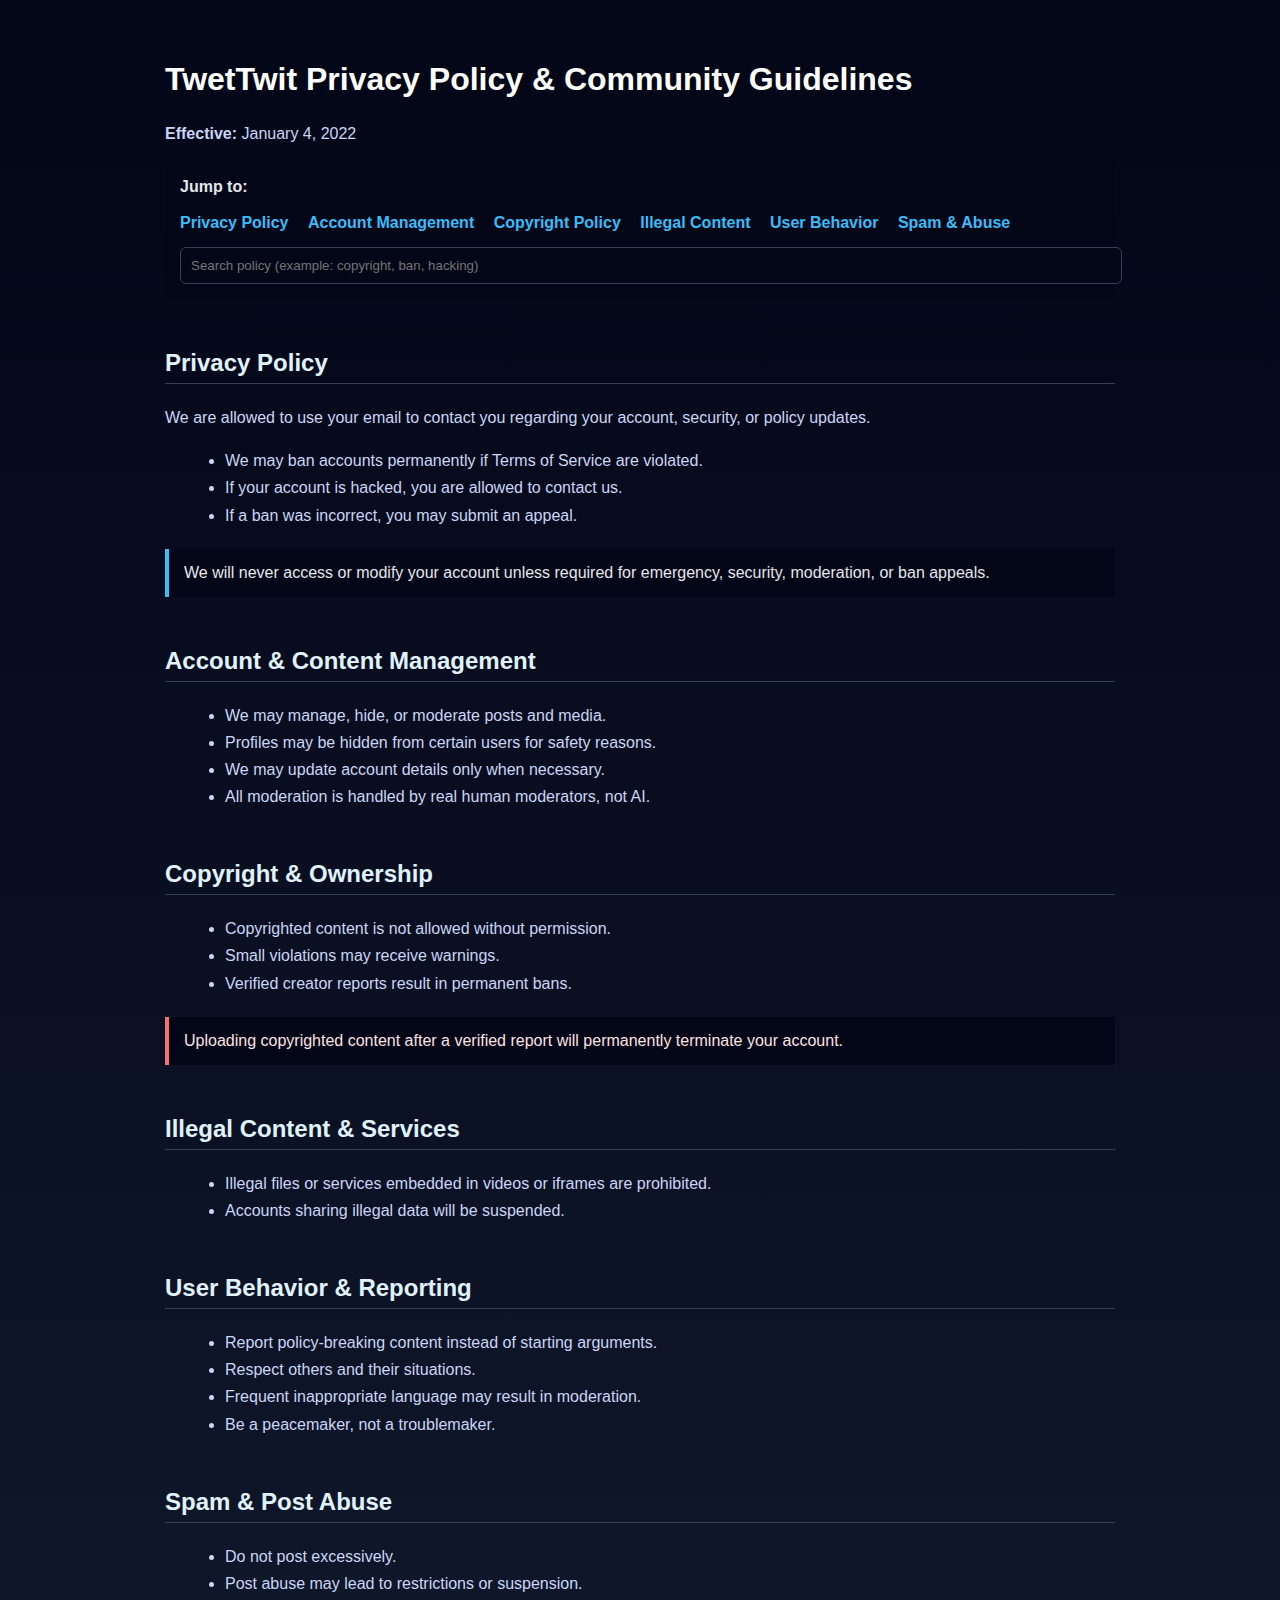
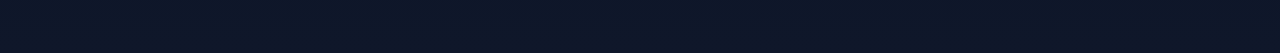
<file: PolicyAndService.html>
<!DOCTYPE html>
<html lang="en">
<head>
<meta charset="UTF-8">
<title>TwetTwit — Privacy Policy & Community Guidelines</title>
<meta name="viewport" content="width=device-width, initial-scale=1.0">

<style>
body {
  margin: 0;
  font-family: Arial, Helvetica, sans-serif;
  background: linear-gradient(180deg, #020617, #0f172a);
  color: #e5e7eb;
}

.container {
  max-width: 950px;
  margin: auto;
  padding: 40px 20px;
}

h1 {
  color: #fff;
}

h2 {
  margin-top: 50px;
  border-bottom: 1px solid #334155;
  padding-bottom: 6px;
  color: #e0f2fe;
}

h3 {
  margin-top: 30px;
  color: #bae6fd;
}

p, li {
  color: #cbd5f5;
  line-height: 1.7;
}

ul {
  margin-left: 20px;
}

.notice, .warning {
  background: #020617;
  padding: 15px;
  margin: 20px 0;
  border-left: 4px solid;
}

.notice { border-color: #38bdf8; }
.warning { border-color: #f87171; color: #fee2e2; }

.nav {
  background: #020617;
  padding: 15px;
  border-radius: 8px;
  margin-bottom: 30px;
}

.nav a {
  color: #38bdf8;
  text-decoration: none;
  margin-right: 15px;
  font-weight: bold;
}

.nav a:hover {
  text-decoration: underline;
}

.search-box {
  margin-top: 15px;
}

.search-box input {
  width: 100%;
  padding: 10px;
  background: #020617;
  border: 1px solid #334155;
  color: #fff;
  border-radius: 6px;
}

.highlight {
  background: #1e3a8a;
  padding: 2px 4px;
  border-radius: 4px;
}

footer {
  margin-top: 60px;
  text-align: center;
  font-size: 0.9rem;
  color: #94a3b8;
}
</style>
</head>

<body>
<div class="container">

<h1>TwetTwit Privacy Policy & Community Guidelines</h1>
<p><strong>Effective:</strong> January 4, 2022</p>

<!-- NAVIGATION -->
<div class="nav">
  <strong>Jump to:</strong><br><br>
  <a href="#privacy">Privacy Policy</a>
  <a href="#accounts">Account Management</a>
  <a href="#copyright">Copyright Policy</a>
  <a href="#illegal">Illegal Content</a>
  <a href="#behavior">User Behavior</a>
  <a href="#spam">Spam & Abuse</a>

  <div class="search-box">
    <input type="text" id="searchInput" placeholder="Search policy (example: copyright, ban, hacking)">
  </div>
</div>

<!-- PRIVACY -->
<h2 id="privacy">Privacy Policy</h2>
<p>
We are allowed to use your email to contact you regarding your account, security,
or policy updates.
</p>

<ul>
  <li>We may ban accounts permanently if Terms of Service are violated.</li>
  <li>If your account is hacked, you are allowed to contact us.</li>
  <li>If a ban was incorrect, you may submit an appeal.</li>
</ul>

<div class="notice">
We will never access or modify your account unless required for emergency,
security, moderation, or ban appeals.
</div>

<!-- ACCOUNT MANAGEMENT -->
<h2 id="accounts">Account & Content Management</h2>
<ul>
  <li>We may manage, hide, or moderate posts and media.</li>
  <li>Profiles may be hidden from certain users for safety reasons.</li>
  <li>We may update account details only when necessary.</li>
  <li>All moderation is handled by real human moderators, not AI.</li>
</ul>

<!-- COPYRIGHT -->
<h2 id="copyright">Copyright & Ownership</h2>
<ul>
  <li>Copyrighted content is not allowed without permission.</li>
  <li>Small violations may receive warnings.</li>
  <li>Verified creator reports result in permanent bans.</li>
</ul>

<div class="warning">
Uploading copyrighted content after a verified report will permanently terminate your account.
</div>

<!-- ILLEGAL -->
<h2 id="illegal">Illegal Content & Services</h2>
<ul>
  <li>Illegal files or services embedded in videos or iframes are prohibited.</li>
  <li>Accounts sharing illegal data will be suspended.</li>
</ul>

<!-- BEHAVIOR -->
<h2 id="behavior">User Behavior & Reporting</h2>
<ul>
  <li>Report policy-breaking content instead of starting arguments.</li>
  <li>Respect others and their situations.</li>
  <li>Frequent inappropriate language may result in moderation.</li>
  <li>Be a peacemaker, not a troublemaker.</li>
</ul>

<!-- SPAM -->
<h2 id="spam">Spam & Post Abuse</h2>
<ul>
  <li>Do not post excessively.</li>
  <li>Post abuse may lead to restrictions or suspension.</li>
</ul>


</div>

<script>
const searchInput = document.getElementById("searchInput");

searchInput.addEventListener("input", () => {
  const text = searchInput.value.toLowerCase();
  document.querySelectorAll(".highlight").forEach(e => {
    e.outerHTML = e.innerHTML;
  });

  if (!text) return;

  document.querySelectorAll("p, li, h2, h3").forEach(el => {
    if (el.textContent.toLowerCase().includes(text)) {
      el.innerHTML = el.innerHTML.replace(
        new RegExp(text, "gi"),
        match => `<span class="highlight">${match}</span>`
      );
    }
  });
});
</script>

</body>
</html>
</file>
